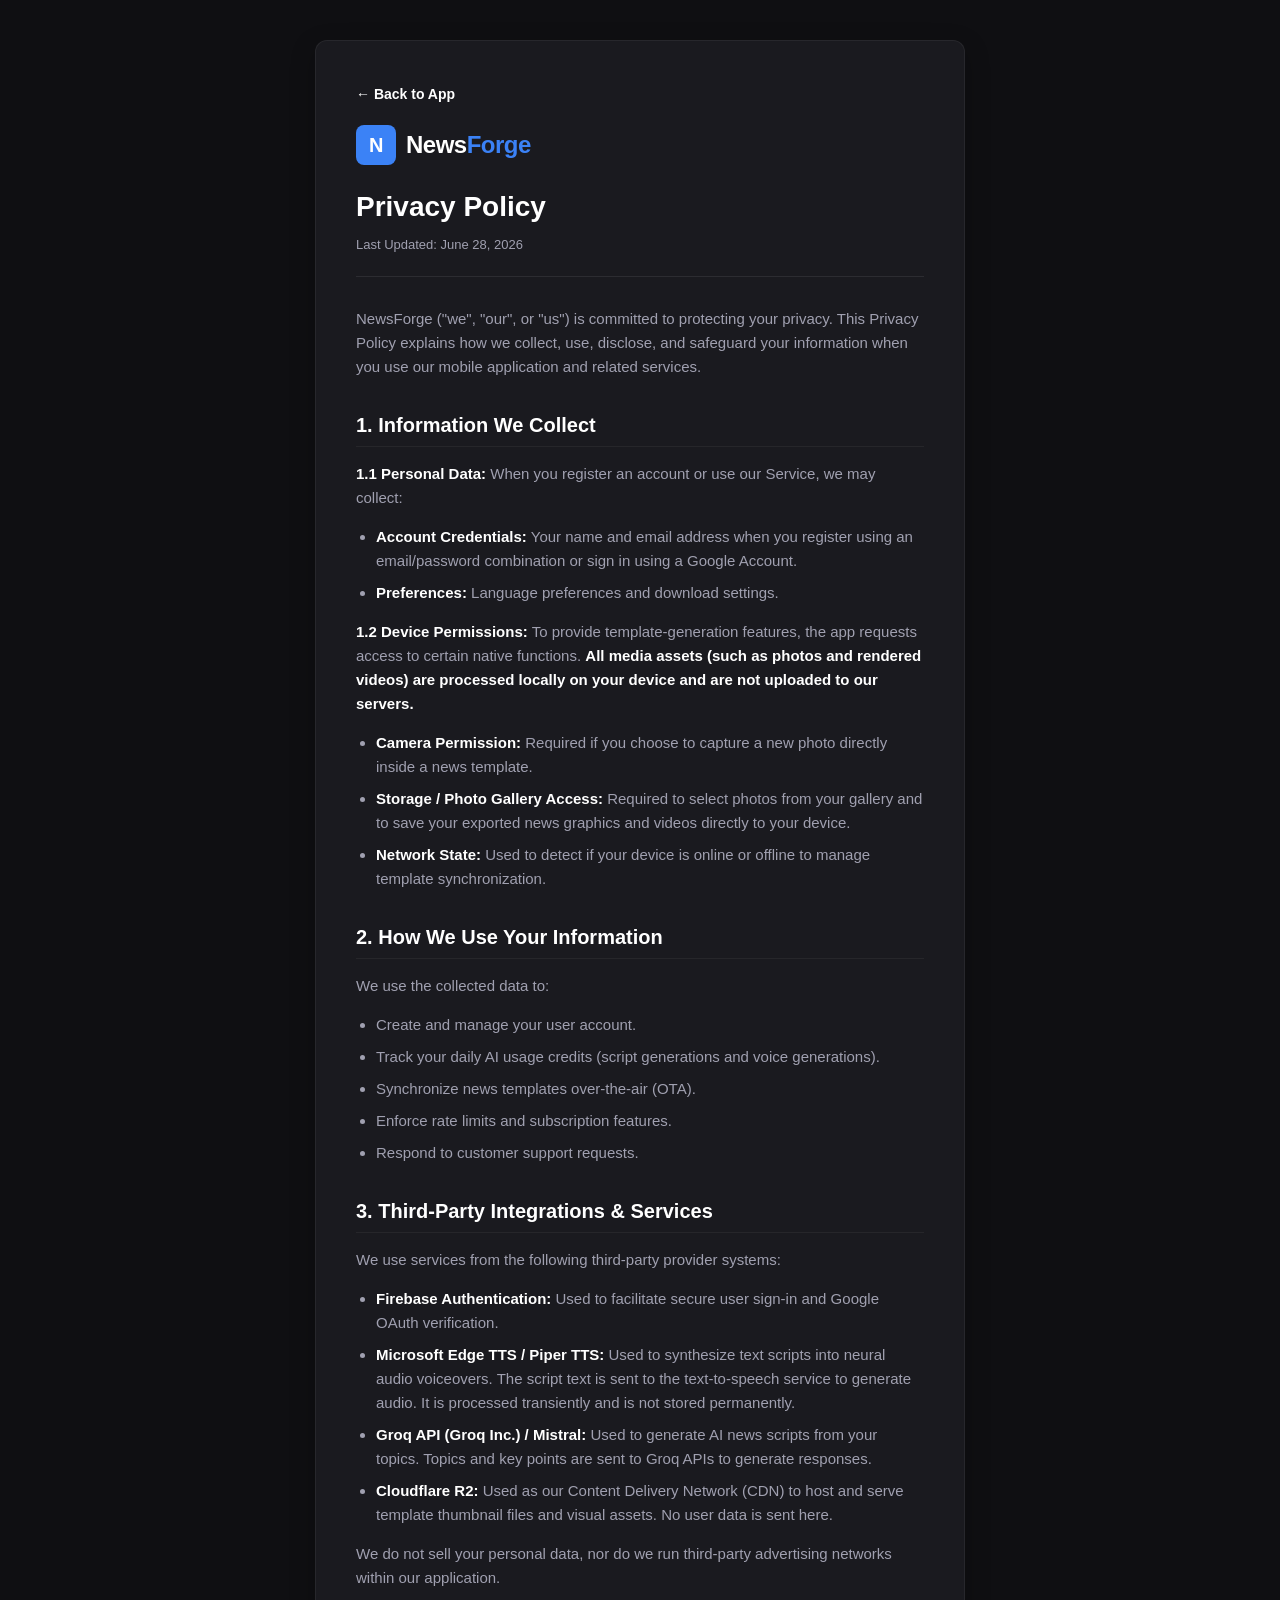
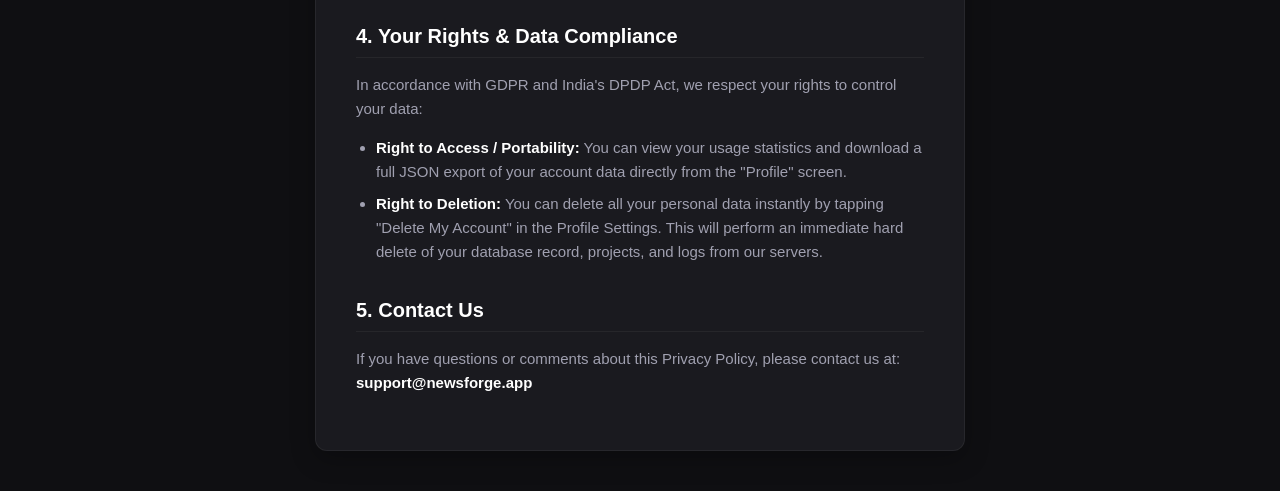
<file: mobile/privacy.html>
<!DOCTYPE html>
<html lang="en">
<head>
  <meta charset="UTF-8">
  <meta name="viewport" content="width=device-width, initial-scale=1.0">
  <title>NewsForge — Privacy Policy</title>
  <style>
    :root {
      --bg-primary: #0F0F12;
      --bg-surface: #1A1A1F;
      --text-primary: #FFFFFF;
      --text-secondary: #A0A0B0;
      --accent: #3B82F6;
      --radius: 12px;
      --font-body: 'Inter', -apple-system, BlinkMacSystemFont, sans-serif;
    }

    @import url('https://fonts.googleapis.com/css2?family=Inter:wght@400;600;700;800&display=swap');

    * {
      box-sizing: border-box;
      margin: 0;
      padding: 0;
    }

    body {
      font-family: var(--font-body);
      background-color: var(--bg-primary);
      color: var(--text-primary);
      line-height: 1.6;
      padding: 40px 20px;
    }

    .container {
      max-width: 650px;
      margin: 0 auto;
      background: var(--bg-surface);
      padding: 40px;
      border-radius: var(--radius);
      border: 1px solid rgba(255, 255, 255, 0.06);
      box-shadow: 0 8px 24px rgba(0, 0, 0, 0.25);
    }

    .header {
      margin-bottom: 30px;
      border-bottom: 1px solid rgba(255, 255, 255, 0.08);
      padding-bottom: 20px;
    }

    .logo {
      display: inline-flex;
      align-items: center;
      gap: 10px;
      font-size: 24px;
      font-weight: 800;
      letter-spacing: -0.5px;
      margin-bottom: 10px;
    }

    .logo-icon {
      width: 40px;
      height: 40px;
      background: var(--accent);
      border-radius: 8px;
      display: flex;
      align-items: center;
      justify-content: center;
      font-size: 20px;
      font-weight: 800;
      color: #fff;
    }

    .logo-text span {
      color: var(--accent);
    }

    h1 {
      font-size: 28px;
      font-weight: 800;
      margin-top: 10px;
    }

    .last-updated {
      color: var(--text-secondary);
      font-size: 13px;
      margin-top: 5px;
    }

    h2 {
      font-size: 20px;
      font-weight: 700;
      margin-top: 30px;
      margin-bottom: 15px;
      border-bottom: 1px solid rgba(255, 255, 255, 0.05);
      padding-bottom: 5px;
    }

    p {
      color: var(--text-secondary);
      font-size: 15px;
      margin-bottom: 15px;
    }

    ul {
      margin-left: 20px;
      margin-bottom: 15px;
      color: var(--text-secondary);
      font-size: 15px;
    }

    li {
      margin-bottom: 8px;
    }

    .back-btn {
      display: inline-flex;
      align-items: center;
      gap: 8px;
      color: var(--text-primary);
      text-decoration: none;
      font-weight: 600;
      font-size: 14px;
      margin-bottom: 20px;
      transition: color 0.2s;
    }

    .back-btn:hover {
      color: var(--accent);
    }

    .strong {
      color: var(--text-primary);
      font-weight: 600;
    }
  </style>
</head>
<body>

<div class="container">
  <a href="index.html" class="back-btn">← Back to App</a>
  
  <div class="header">
    <div class="logo">
      <div class="logo-icon">N</div>
      <div class="logo-text">News<span>Forge</span></div>
    </div>
    <h1>Privacy Policy</h1>
    <div class="last-updated">Last Updated: June 28, 2026</div>
  </div>

  <p>NewsForge ("we", "our", or "us") is committed to protecting your privacy. This Privacy Policy explains how we collect, use, disclose, and safeguard your information when you use our mobile application and related services.</p>

  <h2>1. Information We Collect</h2>
  <p><span class="strong">1.1 Personal Data:</span> When you register an account or use our Service, we may collect:</p>
  <ul>
    <li><span class="strong">Account Credentials:</span> Your name and email address when you register using an email/password combination or sign in using a Google Account.</li>
    <li><span class="strong">Preferences:</span> Language preferences and download settings.</li>
  </ul>

  <p><span class="strong">1.2 Device Permissions:</span> To provide template-generation features, the app requests access to certain native functions. <span class="strong">All media assets (such as photos and rendered videos) are processed locally on your device and are not uploaded to our servers.</span></p>
  <ul>
    <li><span class="strong">Camera Permission:</span> Required if you choose to capture a new photo directly inside a news template.</li>
    <li><span class="strong">Storage / Photo Gallery Access:</span> Required to select photos from your gallery and to save your exported news graphics and videos directly to your device.</li>
    <li><span class="strong">Network State:</span> Used to detect if your device is online or offline to manage template synchronization.</li>
  </ul>

  <h2>2. How We Use Your Information</h2>
  <p>We use the collected data to:</p>
  <ul>
    <li>Create and manage your user account.</li>
    <li>Track your daily AI usage credits (script generations and voice generations).</li>
    <li>Synchronize news templates over-the-air (OTA).</li>
    <li>Enforce rate limits and subscription features.</li>
    <li>Respond to customer support requests.</li>
  </ul>

  <h2>3. Third-Party Integrations & Services</h2>
  <p>We use services from the following third-party provider systems:</p>
  <ul>
    <li><span class="strong">Firebase Authentication:</span> Used to facilitate secure user sign-in and Google OAuth verification.</li>
    <li><span class="strong">Microsoft Edge TTS / Piper TTS:</span> Used to synthesize text scripts into neural audio voiceovers. The script text is sent to the text-to-speech service to generate audio. It is processed transiently and is not stored permanently.</li>
    <li><span class="strong">Groq API (Groq Inc.) / Mistral:</span> Used to generate AI news scripts from your topics. Topics and key points are sent to Groq APIs to generate responses.</li>
    <li><span class="strong">Cloudflare R2:</span> Used as our Content Delivery Network (CDN) to host and serve template thumbnail files and visual assets. No user data is sent here.</li>
  </ul>
  <p>We do not sell your personal data, nor do we run third-party advertising networks within our application.</p>

  <h2>4. Your Rights & Data Compliance</h2>
  <p>In accordance with GDPR and India's DPDP Act, we respect your rights to control your data:</p>
  <ul>
    <li><span class="strong">Right to Access / Portability:</span> You can view your usage statistics and download a full JSON export of your account data directly from the "Profile" screen.</li>
    <li><span class="strong">Right to Deletion:</span> You can delete all your personal data instantly by tapping "Delete My Account" in the Profile Settings. This will perform an immediate hard delete of your database record, projects, and logs from our servers.</li>
  </ul>

  <h2>5. Contact Us</h2>
  <p>If you have questions or comments about this Privacy Policy, please contact us at: <span class="strong">support@newsforge.app</span></p>
</div>

</body>
</html>
</file>
